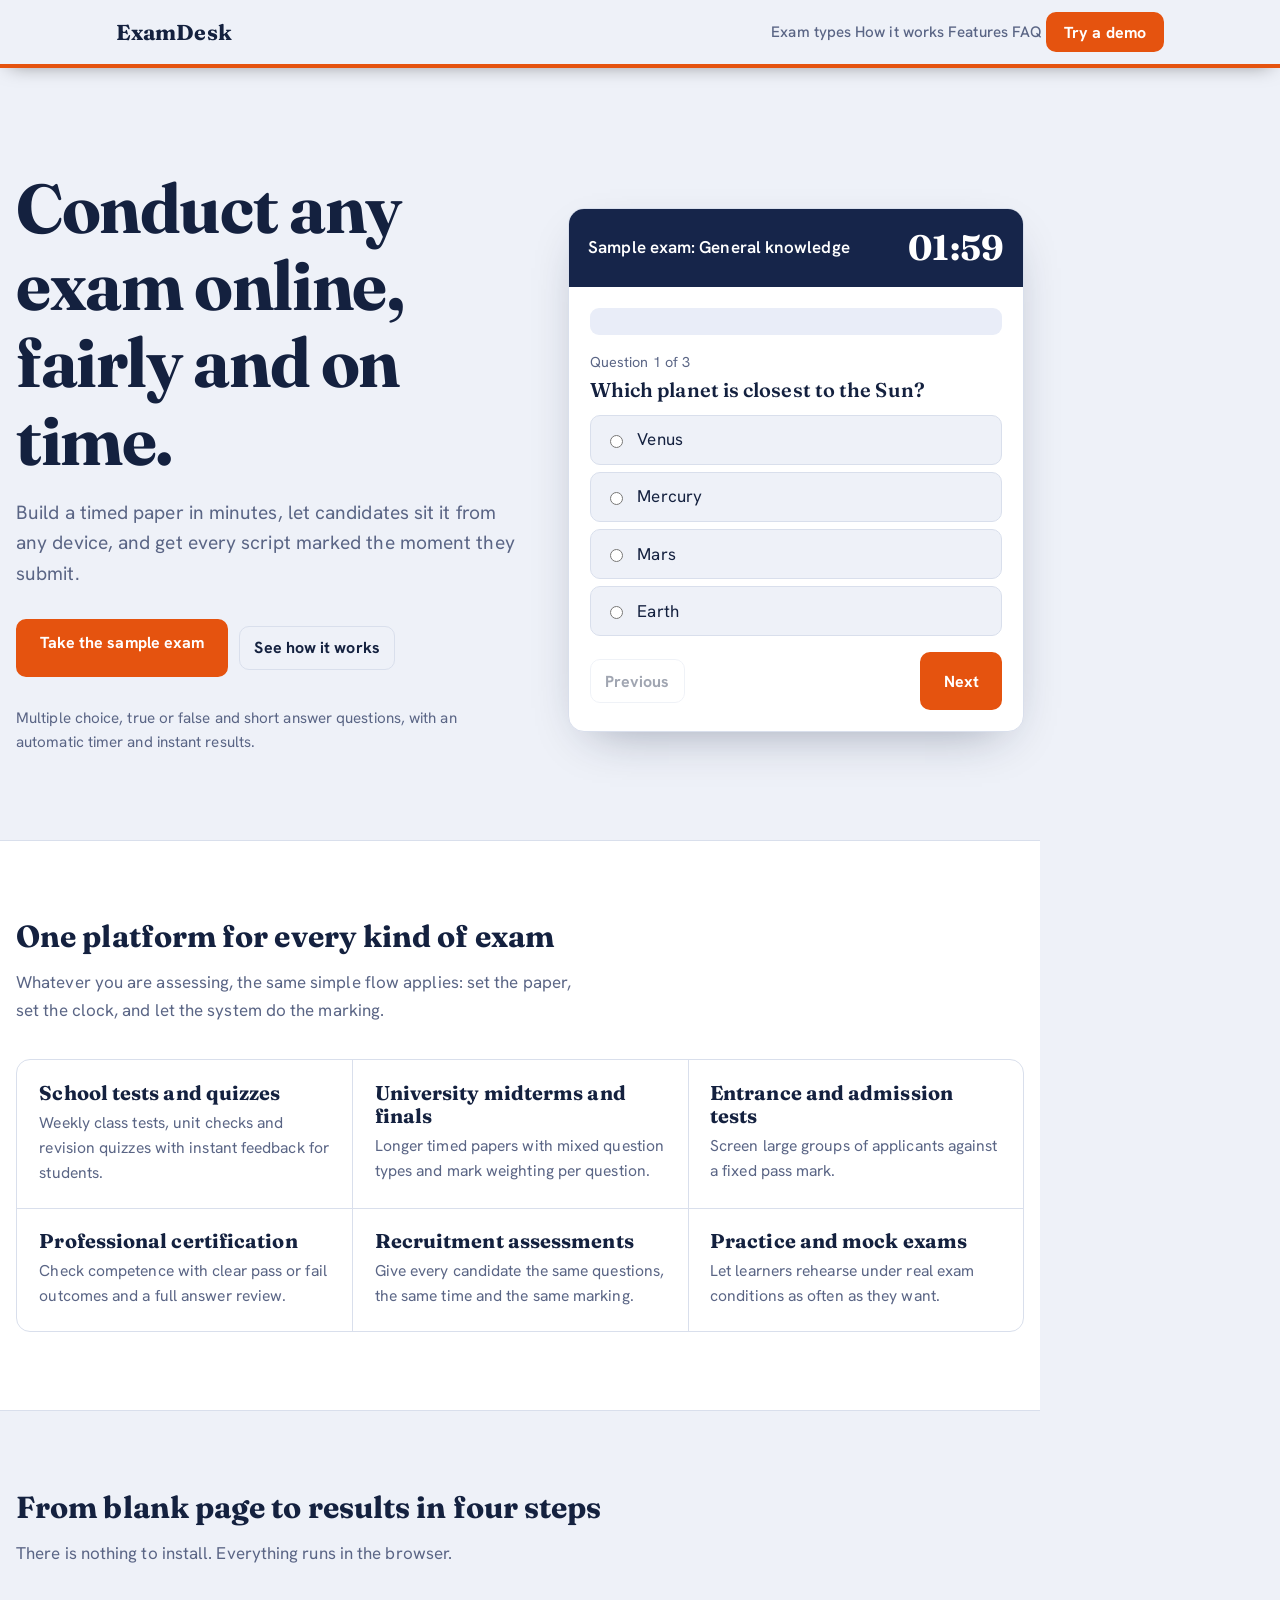
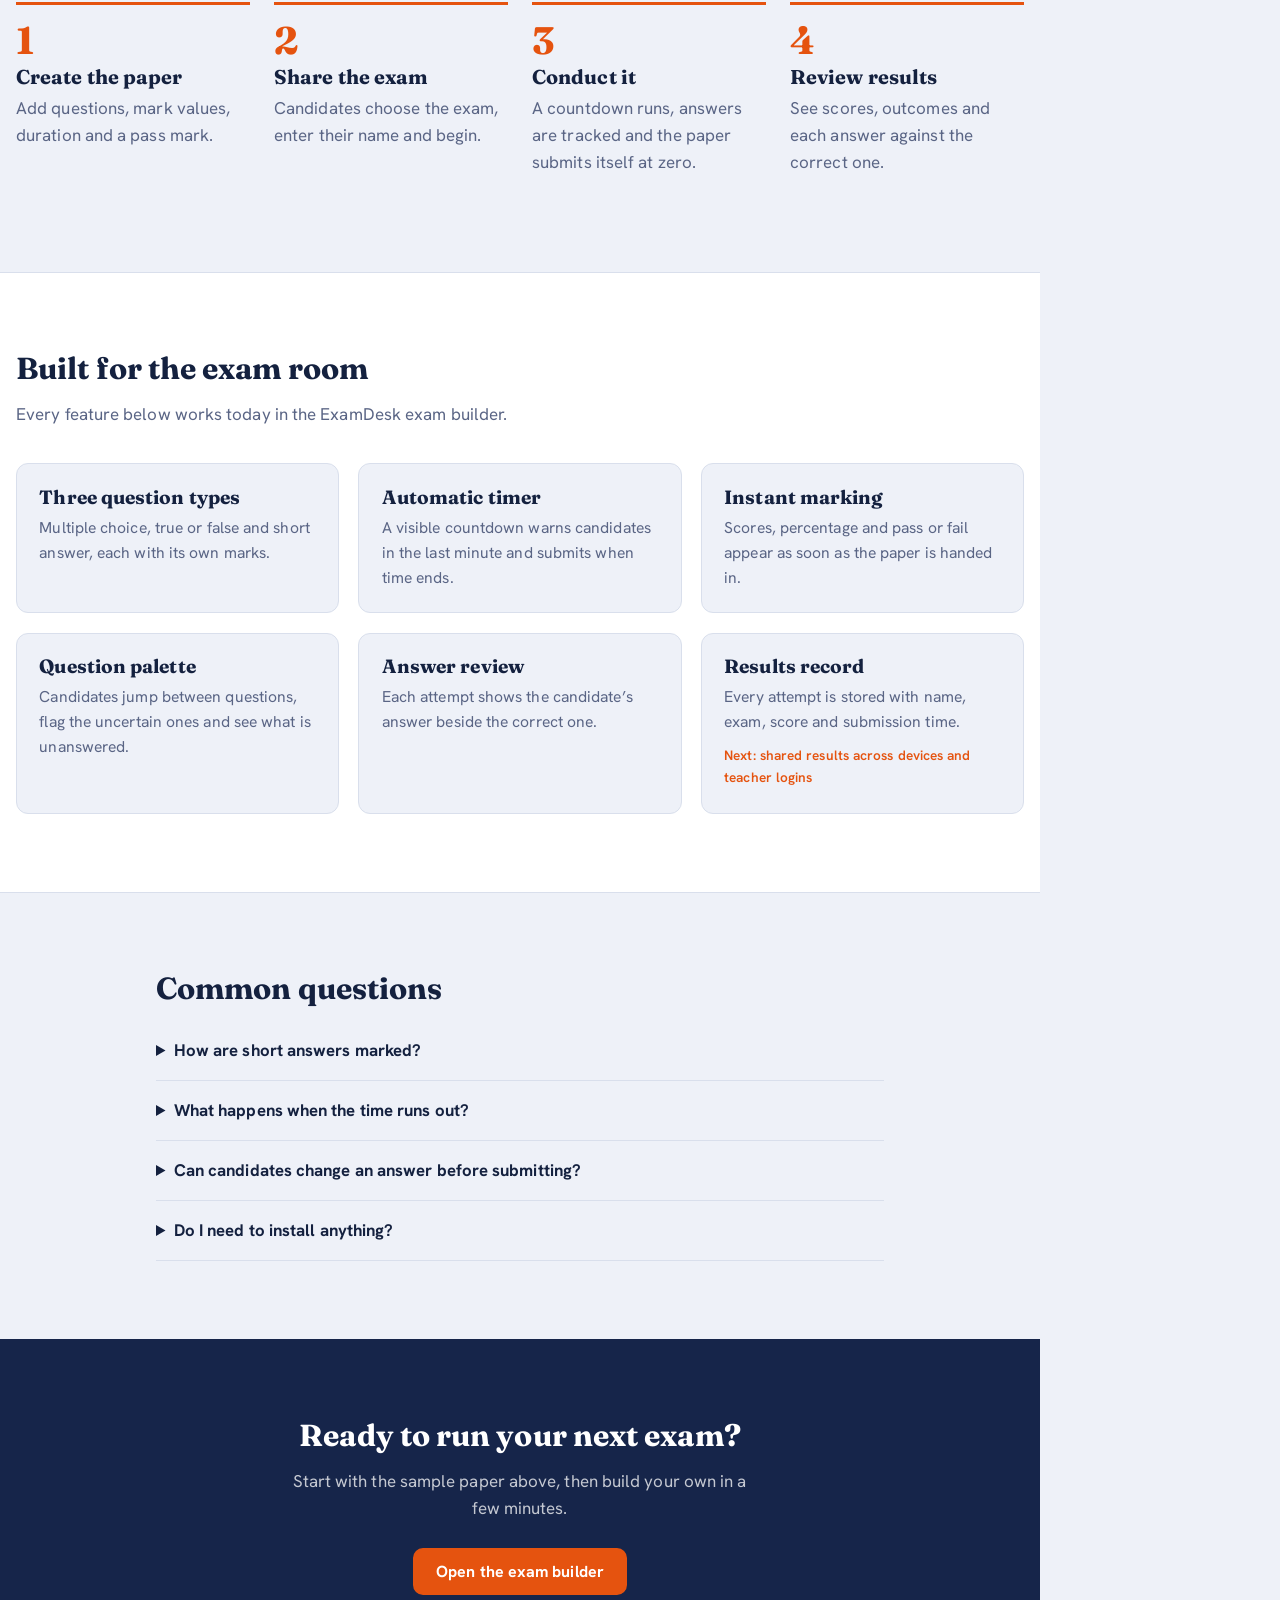
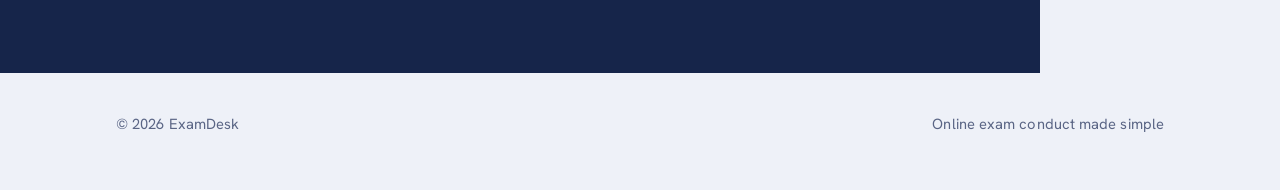
<file: index.html>
<!DOCTYPE html>
<html lang="en">
<head>
<meta charset="utf-8">
<meta name="viewport" content="width=device-width, initial-scale=1, viewport-fit=cover">
<title>ExamDesk – Conduct exams online, from setup to results</title>
<meta name="description" content="ExamDesk lets schools, universities and training teams build timed exams, run them online and mark them automatically.">
<link rel="stylesheet" href="https://fonts.googleapis.com/css2?family=Fraunces:wght@600;700&family=Hanken+Grotesk:wght@400;500;600;700&display=swap">
<style>
:root{--bg:#f6f7fb;--card:#fff;--ink:#14213f;--mute:#586380;--line:#dde1ec;--acc:#e5530f;--acc-ink:#fff;--navy:#16254a;--navy-ink:#fff;--soft:#e9edf8;--ok:#14794f;--ok-bg:#e1f4ea;--bad:#b3261e;--bad-bg:#fbe8e6;
box-sizing:border-box;padding-top:env(safe-area-inset-top,0px);padding-bottom:env(safe-area-inset-bottom,0px);color-scheme:light}
@media(prefers-color-scheme:dark){:root:not([data-theme="light"]){--bg:#0d1326;--card:#151d38;--ink:#e8ecf8;--mute:#a0abc8;--line:#2a3558;--acc:#ff8a4c;--acc-ink:#1a0c02;--navy:#0a0f1f;--navy-ink:#e8ecf8;--soft:#1b2646;--ok:#52d39b;--ok-bg:#12332a;--bad:#ff8e86;--bad-bg:#3a1d1c;color-scheme:dark}}
:root[data-theme="dark"]{--bg:#0d1326;--card:#151d38;--ink:#e8ecf8;--mute:#a0abc8;--line:#2a3558;--acc:#ff8a4c;--acc-ink:#1a0c02;--navy:#0a0f1f;--navy-ink:#e8ecf8;--soft:#1b2646;--ok:#52d39b;--ok-bg:#12332a;--bad:#ff8e86;--bad-bg:#3a1d1c;color-scheme:dark}
html{scroll-behavior:smooth;scroll-padding-top:calc(env(safe-area-inset-top,0px) + 70px)}
*{box-sizing:border-box}
@media(prefers-reduced-motion:reduce){html{scroll-behavior:auto}}
body{margin:0;background:var(--bg);color:var(--ink);font:17px/1.6 "Hanken Grotesk",system-ui,sans-serif}
body::before{content:"";position:fixed;inset:0 0 auto;height:env(safe-area-inset-top,0px);z-index:30;background:var(--bg)}
h1,h2,h3{font-family:Fraunces,Georgia,serif;line-height:1.12;margin:0}
.wrap{max-width:1080px;margin:0 auto;padding:0 1.25rem}
:focus-visible{outline:3px solid var(--acc);outline-offset:3px;border-radius:4px}
header{position:sticky;top:env(safe-area-inset-top,0px);z-index:20;background:color-mix(in srgb,var(--bg) 92%,transparent);backdrop-filter:blur(8px);border-bottom:1px solid var(--line)}
header .wrap{display:flex;align-items:center;justify-content:space-between;gap:1rem;height:64px}
.logo{font:700 1.35rem Fraunces,Georgia,serif;color:var(--ink);text-decoration:none}
nav{display:flex;gap:1.2rem;align-items:center}nav a{color:var(--mute);text-decoration:none;font-weight:500;font-size:.95rem}nav a:hover{color:var(--ink)}
@media(max-width:700px){nav a.l{display:none}}
.btn{display:inline-block;border:2px solid var(--acc);background:var(--acc);color:var(--acc-ink);padding:.7rem 1.35rem;border-radius:10px;font:700 1rem "Hanken Grotesk",sans-serif;text-decoration:none;cursor:pointer}
.btn.o{background:none;color:var(--ink);border-color:var(--line)}
.btn:disabled{opacity:.4;cursor:not-allowed}
nav .btn{padding:.45rem 1rem;color:var(--acc-ink)}
.hero{padding:4rem 0}
.hero .wrap{display:grid;grid-template-columns:1.05fr .95fr;gap:3rem;align-items:center}
@media(max-width:860px){.hero .wrap{grid-template-columns:1fr;gap:2rem}.hero{padding:2.5rem 0}}
h1{font-size:clamp(2.5rem,6vw,4.3rem);letter-spacing:-.02em}
.lead{font-size:1.2rem;color:var(--mute);max-width:46ch;margin:1.2rem 0 1.8rem}
.row{display:flex;gap:.7rem;flex-wrap:wrap}
.trust{margin-top:1.8rem;color:var(--mute);font-size:.95rem}
/* demo card */
.demo{background:var(--card);border:1px solid var(--line);border-radius:16px;box-shadow:0 18px 50px -24px rgba(20,33,63,.45);overflow:hidden}
.dh{display:flex;justify-content:space-between;align-items:center;padding:.9rem 1.2rem;background:var(--navy);color:var(--navy-ink)}
.dh b{font-weight:600}.tm{font:700 1.2rem Fraunces,Georgia,serif;font-variant-numeric:tabular-nums}
.tm.low{color:#ff8e86}
.db{padding:1.3rem}
.bar{height:6px;border-radius:9px;background:var(--soft);margin-bottom:1rem;overflow:hidden}.bar i{display:block;height:100%;background:var(--acc);transition:width .3s}
.q{font:600 1.25rem Fraunces,Georgia,serif;margin:.2rem 0 .8rem}
.o{display:flex;gap:.7rem;align-items:center;border:1.5px solid var(--line);border-radius:10px;padding:.65rem .9rem;margin:.45rem 0;cursor:pointer;background:var(--bg)}
.o input{accent-color:var(--acc)}.o.sel{border-color:var(--acc)}
.o.ok{border-color:var(--ok);background:var(--ok-bg)}.o.bad{border-color:var(--bad);background:var(--bad-bg)}
.df{display:flex;justify-content:space-between;gap:.5rem;margin-top:1rem}
.res{text-align:center;padding:.5rem 0}.res .big{font:700 3.2rem Fraunces,Georgia,serif}
.ok-t{color:var(--ok);font-weight:700}.bad-t{color:var(--bad);font-weight:700}
/* sections */
section{padding:4.5rem 0}
section.alt{background:var(--card);border-block:1px solid var(--line)}
h2{font-size:clamp(1.9rem,4vw,2.7rem);margin-bottom:.8rem}
.sub{color:var(--mute);max-width:56ch;margin:0 0 2.2rem}
.types{display:grid;grid-template-columns:repeat(auto-fit,minmax(300px,1fr));gap:0;border:1px solid var(--line);border-radius:14px;overflow:hidden;background:var(--card)}
.t{padding:1.4rem;border:0 solid var(--line);border-width:0 1px 1px 0;margin:0 -1px -1px 0}
.t h3{font-size:1.25rem;margin-bottom:.35rem}.t p{margin:0;color:var(--mute);font-size:.98rem}
.steps{display:grid;grid-template-columns:repeat(auto-fit,minmax(220px,1fr));gap:1.5rem;counter-reset:s;padding:0;list-style:none}
.steps li{counter-increment:s;border-top:3px solid var(--acc);padding-top:1rem}
.steps li::before{content:counter(s);display:block;font:700 2.4rem Fraunces,Georgia,serif;color:var(--acc);line-height:1}
.steps h3{font-size:1.25rem;margin:.4rem 0}.steps p{margin:0;color:var(--mute)}
.feat{display:grid;grid-template-columns:repeat(auto-fit,minmax(260px,1fr));gap:1.2rem}
.f{border:1px solid var(--line);border-radius:12px;padding:1.4rem;background:var(--bg)}
.f h3{font-size:1.2rem;margin-bottom:.4rem}.f p{margin:0;color:var(--mute);font-size:.98rem}
.soon{display:inline-block;margin-top:.7rem;font-size:.85rem;font-weight:600;color:var(--acc)}
details{border-bottom:1px solid var(--line);padding:1rem 0}details summary{font-weight:700;cursor:pointer;font-size:1.05rem}details p{color:var(--mute);margin:.6rem 0 0}
.cta{background:var(--navy);color:var(--navy-ink);text-align:center;padding:4.5rem 0}
.cta p{color:color-mix(in srgb,var(--navy-ink) 75%,transparent);max-width:48ch;margin:0 auto 1.6rem}
footer{padding:2rem 0 3rem;color:var(--mute);font-size:.92rem}
footer .wrap{display:flex;justify-content:space-between;gap:1rem;flex-wrap:wrap}
</style>
 <link rel="stylesheet" href="theme.css">
</head>
<body>
<header><div class="wrap"><a class="logo" href="#top">ExamDesk</a>
<nav aria-label="Main"><a class="l" href="#exams">Exam types</a><a class="l" href="#how">How it works</a><a class="l" href="#features">Features</a><a class="l" href="#faq">FAQ</a><a class="btn" href="#demo">Try a demo</a></nav></div></header>

<main id="top">
<div class="hero"><div class="wrap">
 <div>
  <h1>Conduct any exam online, fairly and on time.</h1>
  <p class="lead">Build a timed paper in minutes, let candidates sit it from any device, and get every script marked the moment they submit.</p>
  <div class="row"><a class="btn" href="#demo">Take the sample exam</a><a class="btn o" href="#how">See how it works</a></div>
  <p class="trust">Multiple choice, true or false and short answer questions, with an automatic timer and instant results.</p>
 </div>
 <div class="demo" id="demo" aria-live="polite">
  <div class="dh"><b>Sample exam: General knowledge</b><span class="tm" id="tm">02:00</span></div>
  <div class="db" id="db"></div>
 </div>
</div></div>

<section class="alt" id="exams"><div class="wrap">
 <h2>One platform for every kind of exam</h2>
 <p class="sub">Whatever you are assessing, the same simple flow applies: set the paper, set the clock, and let the system do the marking.</p>
 <div class="types">
  <div class="t"><h3>School tests and quizzes</h3><p>Weekly class tests, unit checks and revision quizzes with instant feedback for students.</p></div>
  <div class="t"><h3>University midterms and finals</h3><p>Longer timed papers with mixed question types and mark weighting per question.</p></div>
  <div class="t"><h3>Entrance and admission tests</h3><p>Screen large groups of applicants against a fixed pass mark.</p></div>
  <div class="t"><h3>Professional certification</h3><p>Check competence with clear pass or fail outcomes and a full answer review.</p></div>
  <div class="t"><h3>Recruitment assessments</h3><p>Give every candidate the same questions, the same time and the same marking.</p></div>
  <div class="t"><h3>Practice and mock exams</h3><p>Let learners rehearse under real exam conditions as often as they want.</p></div>
 </div>
</div></section>

<section id="how"><div class="wrap">
 <h2>From blank page to results in four steps</h2>
 <p class="sub">There is nothing to install. Everything runs in the browser.</p>
 <ol class="steps">
  <li><h3>Create the paper</h3><p>Add questions, mark values, duration and a pass mark.</p></li>
  <li><h3>Share the exam</h3><p>Candidates choose the exam, enter their name and begin.</p></li>
  <li><h3>Conduct it</h3><p>A countdown runs, answers are tracked and the paper submits itself at zero.</p></li>
  <li><h3>Review results</h3><p>See scores, outcomes and each answer against the correct one.</p></li>
 </ol>
</div></section>

<section class="alt" id="features"><div class="wrap">
 <h2>Built for the exam room</h2>
 <p class="sub">Every feature below works today in the ExamDesk exam builder.</p>
 <div class="feat">
  <div class="f"><h3>Three question types</h3><p>Multiple choice, true or false and short answer, each with its own marks.</p></div>
  <div class="f"><h3>Automatic timer</h3><p>A visible countdown warns candidates in the last minute and submits when time ends.</p></div>
  <div class="f"><h3>Instant marking</h3><p>Scores, percentage and pass or fail appear as soon as the paper is handed in.</p></div>
  <div class="f"><h3>Question palette</h3><p>Candidates jump between questions, flag the uncertain ones and see what is unanswered.</p></div>
  <div class="f"><h3>Answer review</h3><p>Each attempt shows the candidate’s answer beside the correct one.</p></div>
  <div class="f"><h3>Results record</h3><p>Every attempt is stored with name, exam, score and submission time.</p><span class="soon">Next: shared results across devices and teacher logins</span></div>
 </div>
</div></section>

<section id="faq"><div class="wrap" style="max-width:760px">
 <h2>Common questions</h2>
 <details><summary>How are short answers marked?</summary><p>You list one or more accepted answers. Matching ignores capital letters and extra spaces, so “islamabad” and “Islamabad” both count.</p></details>
 <details><summary>What happens when the time runs out?</summary><p>The exam submits automatically and the candidate sees their result straight away.</p></details>
 <details><summary>Can candidates change an answer before submitting?</summary><p>Yes. They can move back and forth between questions until they submit or the timer ends.</p></details>
 <details><summary>Do I need to install anything?</summary><p>No. ExamDesk runs in any modern browser on a phone, tablet or computer.</p></details>
</div></section>

<div class="cta"><div class="wrap">
 <h2>Ready to run your next exam?</h2>
 <p>Start with the sample paper above, then build your own in a few minutes.</p>
 <a class="btn" href="builder.html">Open the exam builder</a>
</div></div>
</main>
<footer><div class="wrap"><span>© <span id="yr"></span> ExamDesk</span><span>Online exam conduct made simple</span></div></footer>

<script>
const Q=[
{q:'Which planet is closest to the Sun?',o:['Venus','Mercury','Mars','Earth'],a:1},
{q:'Water boils at 100 °C at sea level.',o:['True','False'],a:0},
{q:'What is 7 × 8?',o:['54','56','63','64'],a:1}];
let i=0,ans=Q.map(()=>null),left=120,t=null,done=false;
const db=document.getElementById('db'),tm=document.getElementById('tm');
function fmt(){tm.textContent=String(Math.floor(left/60)).padStart(2,'0')+':'+String(left%60).padStart(2,'0');tm.className='tm'+(left<30?' low':'')}
function start(){clearInterval(t);i=0;ans=Q.map(()=>null);left=120;done=false;fmt();t=setInterval(()=>{left--;fmt();if(left<=0)finish()},1000);draw()}
function draw(){const q=Q[i];
 db.innerHTML=`<div class="bar"><i style="width:${(i+1)/Q.length*100}%"></i></div><p style="margin:0;color:var(--mute);font-size:.9rem">Question ${i+1} of ${Q.length}</p><p class="q">${q.q}</p>`+
 q.o.map((o,j)=>`<label class="o ${ans[i]===j?'sel':''}"><input type="radio" name="o" ${ans[i]===j?'checked':''} onchange="ans[i]=${j};draw()">${o}</label>`).join('')+
 `<div class="df"><button class="btn o" onclick="i--;draw()" ${i===0?'disabled':''}>Previous</button>${i<Q.length-1?'<button class="btn" onclick="i++;draw()">Next</button>':'<button class="btn" onclick="finish()">Submit</button>'}</div>`}
function finish(){clearInterval(t);done=true;const s=Q.filter((q,k)=>ans[k]===q.a).length,p=Math.round(s/Q.length*100);
 db.innerHTML=`<div class="res"><div class="big">${s}/${Q.length}</div><p>${p}% · <span class="${p>=50?'ok-t':'bad-t'}">${p>=50?'Passed':'Not passed'}</span></p></div>`+
 Q.map((q,k)=>`<p style="margin:.7rem 0 .2rem;font-weight:600">${k+1}. ${q.q}</p><div class="o ${ans[k]===q.a?'ok':'bad'}" style="cursor:default">Your answer: ${ans[k]===null?'(blank)':q.o[ans[k]]}${ans[k]===q.a?'':' · Correct: '+q.o[q.a]}</div>`).join('')+
 `<div class="df"><button class="btn o" onclick="start()" style="width:100%">Retake the sample</button></div>`}
start();
document.getElementById('yr').textContent=new Date().getFullYear();
</script>
</body>
</html>
</file>
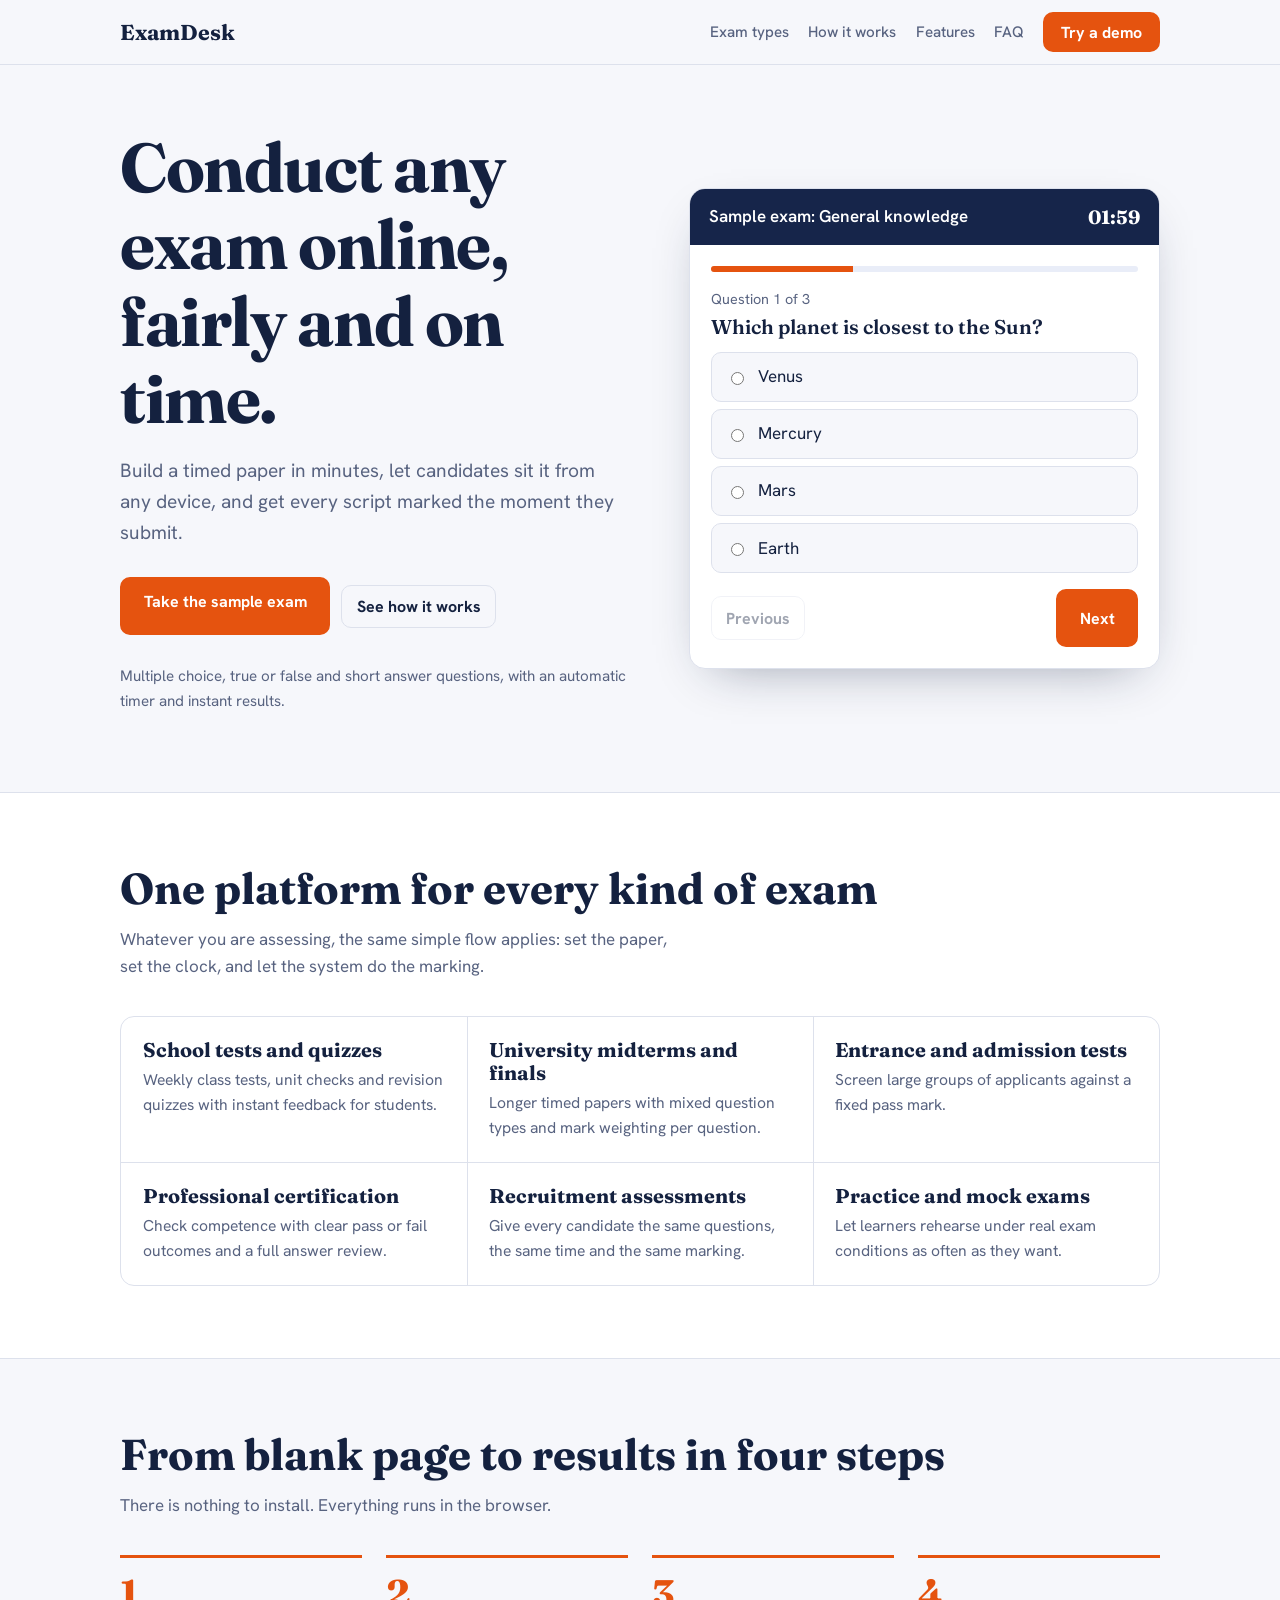
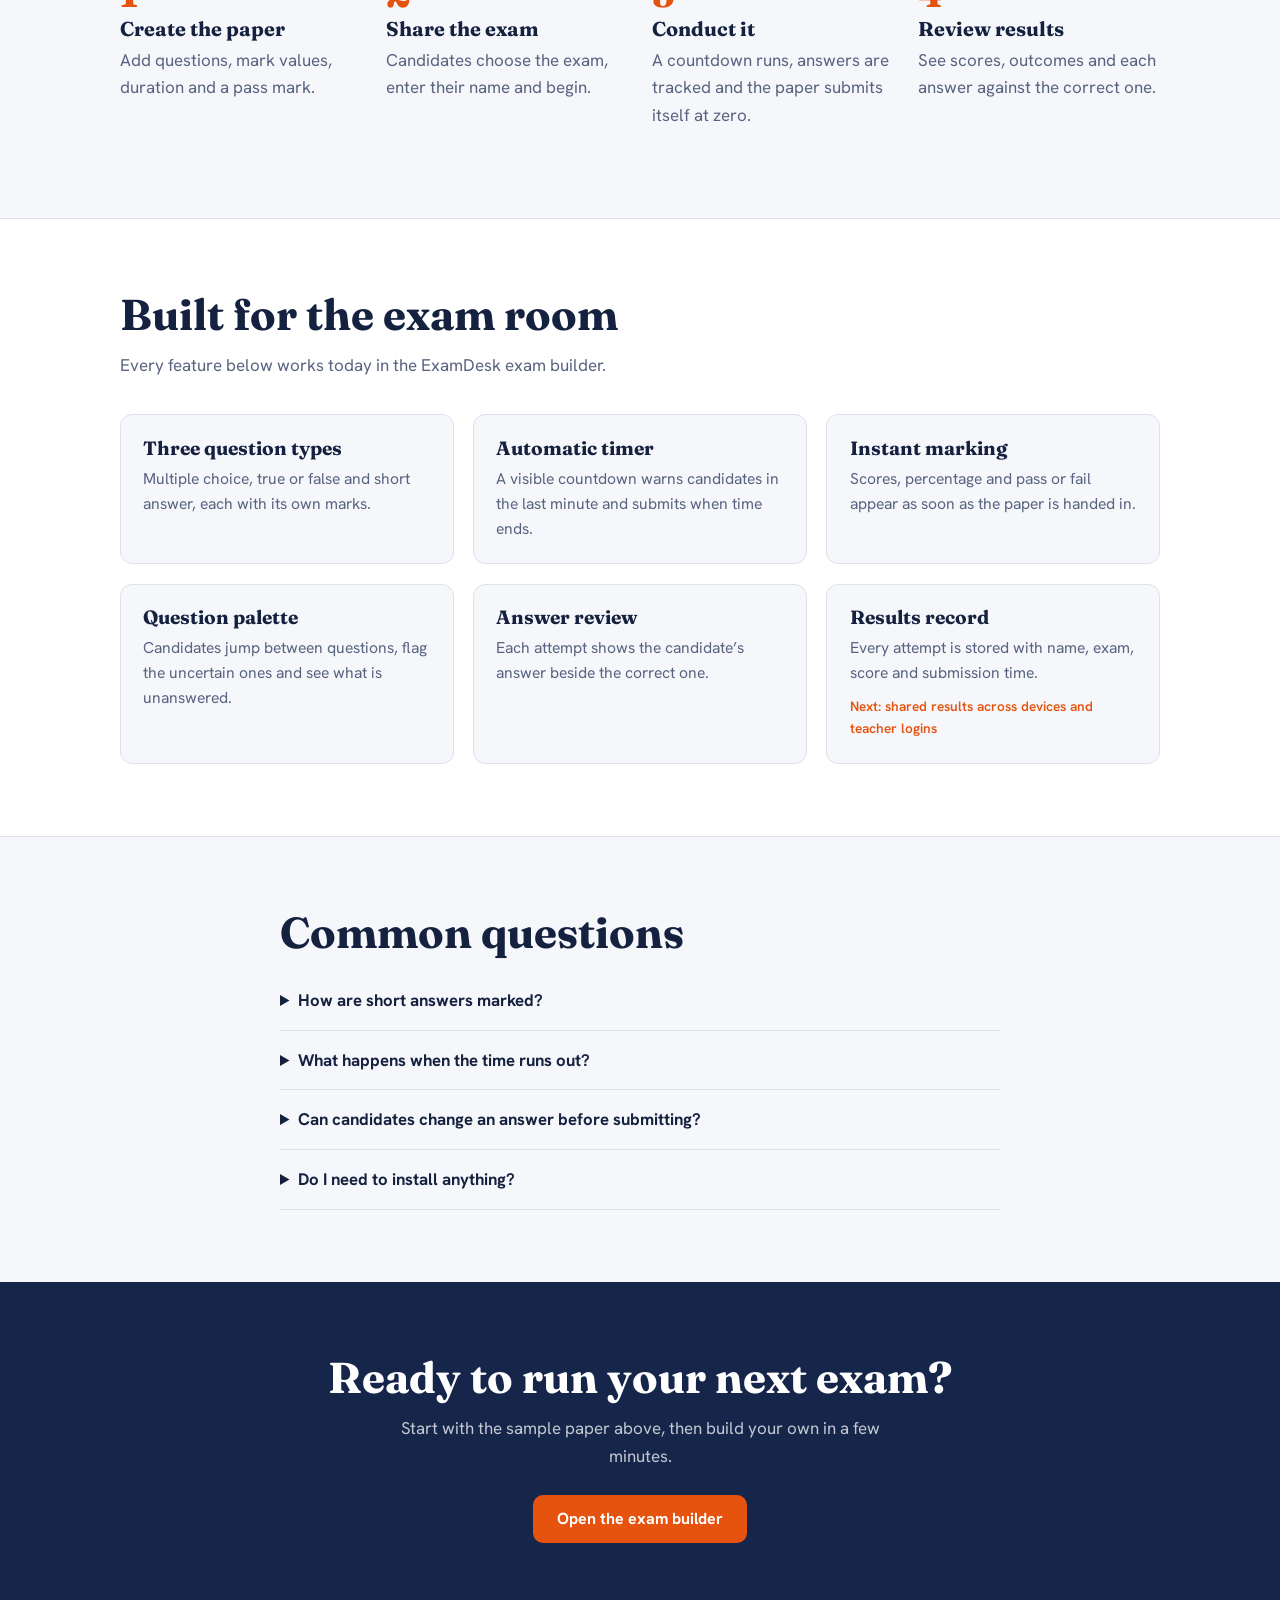
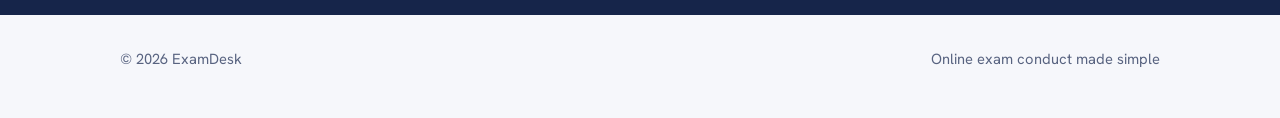
<file: index.html.html>
<!DOCTYPE html>
<html lang="en">
<head>
<meta charset="utf-8">
<meta name="viewport" content="width=device-width, initial-scale=1, viewport-fit=cover">
<title>ExamDesk – Conduct exams online, from setup to results</title>
<meta name="description" content="ExamDesk lets schools, universities and training teams build timed exams, run them online and mark them automatically.">
<link rel="stylesheet" href="https://fonts.googleapis.com/css2?family=Fraunces:wght@600;700&family=Hanken+Grotesk:wght@400;500;600;700&display=swap">
<style>
:root{--bg:#f6f7fb;--card:#fff;--ink:#14213f;--mute:#586380;--line:#dde1ec;--acc:#e5530f;--acc-ink:#fff;--navy:#16254a;--navy-ink:#fff;--soft:#e9edf8;--ok:#14794f;--ok-bg:#e1f4ea;--bad:#b3261e;--bad-bg:#fbe8e6;
box-sizing:border-box;padding-top:env(safe-area-inset-top,0px);padding-bottom:env(safe-area-inset-bottom,0px);color-scheme:light}
@media(prefers-color-scheme:dark){:root:not([data-theme="light"]){--bg:#0d1326;--card:#151d38;--ink:#e8ecf8;--mute:#a0abc8;--line:#2a3558;--acc:#ff8a4c;--acc-ink:#1a0c02;--navy:#0a0f1f;--navy-ink:#e8ecf8;--soft:#1b2646;--ok:#52d39b;--ok-bg:#12332a;--bad:#ff8e86;--bad-bg:#3a1d1c;color-scheme:dark}}
:root[data-theme="dark"]{--bg:#0d1326;--card:#151d38;--ink:#e8ecf8;--mute:#a0abc8;--line:#2a3558;--acc:#ff8a4c;--acc-ink:#1a0c02;--navy:#0a0f1f;--navy-ink:#e8ecf8;--soft:#1b2646;--ok:#52d39b;--ok-bg:#12332a;--bad:#ff8e86;--bad-bg:#3a1d1c;color-scheme:dark}
html{scroll-behavior:smooth;scroll-padding-top:calc(env(safe-area-inset-top,0px) + 70px)}
*{box-sizing:border-box}
@media(prefers-reduced-motion:reduce){html{scroll-behavior:auto}}
body{margin:0;background:var(--bg);color:var(--ink);font:17px/1.6 "Hanken Grotesk",system-ui,sans-serif}
body::before{content:"";position:fixed;inset:0 0 auto;height:env(safe-area-inset-top,0px);z-index:30;background:var(--bg)}
h1,h2,h3{font-family:Fraunces,Georgia,serif;line-height:1.12;margin:0}
.wrap{max-width:1080px;margin:0 auto;padding:0 1.25rem}
:focus-visible{outline:3px solid var(--acc);outline-offset:3px;border-radius:4px}
header{position:sticky;top:env(safe-area-inset-top,0px);z-index:20;background:color-mix(in srgb,var(--bg) 92%,transparent);backdrop-filter:blur(8px);border-bottom:1px solid var(--line)}
header .wrap{display:flex;align-items:center;justify-content:space-between;gap:1rem;height:64px}
.logo{font:700 1.35rem Fraunces,Georgia,serif;color:var(--ink);text-decoration:none}
nav{display:flex;gap:1.2rem;align-items:center}nav a{color:var(--mute);text-decoration:none;font-weight:500;font-size:.95rem}nav a:hover{color:var(--ink)}
@media(max-width:700px){nav a.l{display:none}}
.btn{display:inline-block;border:2px solid var(--acc);background:var(--acc);color:var(--acc-ink);padding:.7rem 1.35rem;border-radius:10px;font:700 1rem "Hanken Grotesk",sans-serif;text-decoration:none;cursor:pointer}
.btn.o{background:none;color:var(--ink);border-color:var(--line)}
.btn:disabled{opacity:.4;cursor:not-allowed}
nav .btn{padding:.45rem 1rem;color:var(--acc-ink)}
.hero{padding:4rem 0}
.hero .wrap{display:grid;grid-template-columns:1.05fr .95fr;gap:3rem;align-items:center}
@media(max-width:860px){.hero .wrap{grid-template-columns:1fr;gap:2rem}.hero{padding:2.5rem 0}}
h1{font-size:clamp(2.5rem,6vw,4.3rem);letter-spacing:-.02em}
.lead{font-size:1.2rem;color:var(--mute);max-width:46ch;margin:1.2rem 0 1.8rem}
.row{display:flex;gap:.7rem;flex-wrap:wrap}
.trust{margin-top:1.8rem;color:var(--mute);font-size:.95rem}
/* demo card */
.demo{background:var(--card);border:1px solid var(--line);border-radius:16px;box-shadow:0 18px 50px -24px rgba(20,33,63,.45);overflow:hidden}
.dh{display:flex;justify-content:space-between;align-items:center;padding:.9rem 1.2rem;background:var(--navy);color:var(--navy-ink)}
.dh b{font-weight:600}.tm{font:700 1.2rem Fraunces,Georgia,serif;font-variant-numeric:tabular-nums}
.tm.low{color:#ff8e86}
.db{padding:1.3rem}
.bar{height:6px;border-radius:9px;background:var(--soft);margin-bottom:1rem;overflow:hidden}.bar i{display:block;height:100%;background:var(--acc);transition:width .3s}
.q{font:600 1.25rem Fraunces,Georgia,serif;margin:.2rem 0 .8rem}
.o{display:flex;gap:.7rem;align-items:center;border:1.5px solid var(--line);border-radius:10px;padding:.65rem .9rem;margin:.45rem 0;cursor:pointer;background:var(--bg)}
.o input{accent-color:var(--acc)}.o.sel{border-color:var(--acc)}
.o.ok{border-color:var(--ok);background:var(--ok-bg)}.o.bad{border-color:var(--bad);background:var(--bad-bg)}
.df{display:flex;justify-content:space-between;gap:.5rem;margin-top:1rem}
.res{text-align:center;padding:.5rem 0}.res .big{font:700 3.2rem Fraunces,Georgia,serif}
.ok-t{color:var(--ok);font-weight:700}.bad-t{color:var(--bad);font-weight:700}
/* sections */
section{padding:4.5rem 0}
section.alt{background:var(--card);border-block:1px solid var(--line)}
h2{font-size:clamp(1.9rem,4vw,2.7rem);margin-bottom:.8rem}
.sub{color:var(--mute);max-width:56ch;margin:0 0 2.2rem}
.types{display:grid;grid-template-columns:repeat(auto-fit,minmax(300px,1fr));gap:0;border:1px solid var(--line);border-radius:14px;overflow:hidden;background:var(--card)}
.t{padding:1.4rem;border:0 solid var(--line);border-width:0 1px 1px 0;margin:0 -1px -1px 0}
.t h3{font-size:1.25rem;margin-bottom:.35rem}.t p{margin:0;color:var(--mute);font-size:.98rem}
.steps{display:grid;grid-template-columns:repeat(auto-fit,minmax(220px,1fr));gap:1.5rem;counter-reset:s;padding:0;list-style:none}
.steps li{counter-increment:s;border-top:3px solid var(--acc);padding-top:1rem}
.steps li::before{content:counter(s);display:block;font:700 2.4rem Fraunces,Georgia,serif;color:var(--acc);line-height:1}
.steps h3{font-size:1.25rem;margin:.4rem 0}.steps p{margin:0;color:var(--mute)}
.feat{display:grid;grid-template-columns:repeat(auto-fit,minmax(260px,1fr));gap:1.2rem}
.f{border:1px solid var(--line);border-radius:12px;padding:1.4rem;background:var(--bg)}
.f h3{font-size:1.2rem;margin-bottom:.4rem}.f p{margin:0;color:var(--mute);font-size:.98rem}
.soon{display:inline-block;margin-top:.7rem;font-size:.85rem;font-weight:600;color:var(--acc)}
details{border-bottom:1px solid var(--line);padding:1rem 0}details summary{font-weight:700;cursor:pointer;font-size:1.05rem}details p{color:var(--mute);margin:.6rem 0 0}
.cta{background:var(--navy);color:var(--navy-ink);text-align:center;padding:4.5rem 0}
.cta p{color:color-mix(in srgb,var(--navy-ink) 75%,transparent);max-width:48ch;margin:0 auto 1.6rem}
footer{padding:2rem 0 3rem;color:var(--mute);font-size:.92rem}
footer .wrap{display:flex;justify-content:space-between;gap:1rem;flex-wrap:wrap}
</style>
</head>
<body>
<header><div class="wrap"><a class="logo" href="#top">ExamDesk</a>
<nav aria-label="Main"><a class="l" href="#exams">Exam types</a><a class="l" href="#how">How it works</a><a class="l" href="#features">Features</a><a class="l" href="#faq">FAQ</a><a class="btn" href="#demo">Try a demo</a></nav></div></header>

<main id="top">
<div class="hero"><div class="wrap">
 <div>
  <h1>Conduct any exam online, fairly and on time.</h1>
  <p class="lead">Build a timed paper in minutes, let candidates sit it from any device, and get every script marked the moment they submit.</p>
  <div class="row"><a class="btn" href="#demo">Take the sample exam</a><a class="btn o" href="#how">See how it works</a></div>
  <p class="trust">Multiple choice, true or false and short answer questions, with an automatic timer and instant results.</p>
 </div>
 <div class="demo" id="demo" aria-live="polite">
  <div class="dh"><b>Sample exam: General knowledge</b><span class="tm" id="tm">02:00</span></div>
  <div class="db" id="db"></div>
 </div>
</div></div>

<section class="alt" id="exams"><div class="wrap">
 <h2>One platform for every kind of exam</h2>
 <p class="sub">Whatever you are assessing, the same simple flow applies: set the paper, set the clock, and let the system do the marking.</p>
 <div class="types">
  <div class="t"><h3>School tests and quizzes</h3><p>Weekly class tests, unit checks and revision quizzes with instant feedback for students.</p></div>
  <div class="t"><h3>University midterms and finals</h3><p>Longer timed papers with mixed question types and mark weighting per question.</p></div>
  <div class="t"><h3>Entrance and admission tests</h3><p>Screen large groups of applicants against a fixed pass mark.</p></div>
  <div class="t"><h3>Professional certification</h3><p>Check competence with clear pass or fail outcomes and a full answer review.</p></div>
  <div class="t"><h3>Recruitment assessments</h3><p>Give every candidate the same questions, the same time and the same marking.</p></div>
  <div class="t"><h3>Practice and mock exams</h3><p>Let learners rehearse under real exam conditions as often as they want.</p></div>
 </div>
</div></section>

<section id="how"><div class="wrap">
 <h2>From blank page to results in four steps</h2>
 <p class="sub">There is nothing to install. Everything runs in the browser.</p>
 <ol class="steps">
  <li><h3>Create the paper</h3><p>Add questions, mark values, duration and a pass mark.</p></li>
  <li><h3>Share the exam</h3><p>Candidates choose the exam, enter their name and begin.</p></li>
  <li><h3>Conduct it</h3><p>A countdown runs, answers are tracked and the paper submits itself at zero.</p></li>
  <li><h3>Review results</h3><p>See scores, outcomes and each answer against the correct one.</p></li>
 </ol>
</div></section>

<section class="alt" id="features"><div class="wrap">
 <h2>Built for the exam room</h2>
 <p class="sub">Every feature below works today in the ExamDesk exam builder.</p>
 <div class="feat">
  <div class="f"><h3>Three question types</h3><p>Multiple choice, true or false and short answer, each with its own marks.</p></div>
  <div class="f"><h3>Automatic timer</h3><p>A visible countdown warns candidates in the last minute and submits when time ends.</p></div>
  <div class="f"><h3>Instant marking</h3><p>Scores, percentage and pass or fail appear as soon as the paper is handed in.</p></div>
  <div class="f"><h3>Question palette</h3><p>Candidates jump between questions, flag the uncertain ones and see what is unanswered.</p></div>
  <div class="f"><h3>Answer review</h3><p>Each attempt shows the candidate’s answer beside the correct one.</p></div>
  <div class="f"><h3>Results record</h3><p>Every attempt is stored with name, exam, score and submission time.</p><span class="soon">Next: shared results across devices and teacher logins</span></div>
 </div>
</div></section>

<section id="faq"><div class="wrap" style="max-width:760px">
 <h2>Common questions</h2>
 <details><summary>How are short answers marked?</summary><p>You list one or more accepted answers. Matching ignores capital letters and extra spaces, so “islamabad” and “Islamabad” both count.</p></details>
 <details><summary>What happens when the time runs out?</summary><p>The exam submits automatically and the candidate sees their result straight away.</p></details>
 <details><summary>Can candidates change an answer before submitting?</summary><p>Yes. They can move back and forth between questions until they submit or the timer ends.</p></details>
 <details><summary>Do I need to install anything?</summary><p>No. ExamDesk runs in any modern browser on a phone, tablet or computer.</p></details>
</div></section>

<div class="cta"><div class="wrap">
 <h2>Ready to run your next exam?</h2>
 <p>Start with the sample paper above, then build your own in a few minutes.</p>
 <a class="btn" href="https://claude.ai/artifact/CgxznJ38FEbYd79STLTt2G" rel="noopener">Open the exam builder</a>
</div></div>
</main>
<footer><div class="wrap"><span>© <span id="yr"></span> ExamDesk</span><span>Online exam conduct made simple</span></div></footer>

<script>
const Q=[
{q:'Which planet is closest to the Sun?',o:['Venus','Mercury','Mars','Earth'],a:1},
{q:'Water boils at 100 °C at sea level.',o:['True','False'],a:0},
{q:'What is 7 × 8?',o:['54','56','63','64'],a:1}];
let i=0,ans=Q.map(()=>null),left=120,t=null,done=false;
const db=document.getElementById('db'),tm=document.getElementById('tm');
function fmt(){tm.textContent=String(Math.floor(left/60)).padStart(2,'0')+':'+String(left%60).padStart(2,'0');tm.className='tm'+(left<30?' low':'')}
function start(){clearInterval(t);i=0;ans=Q.map(()=>null);left=120;done=false;fmt();t=setInterval(()=>{left--;fmt();if(left<=0)finish()},1000);draw()}
function draw(){const q=Q[i];
 db.innerHTML=`<div class="bar"><i style="width:${(i+1)/Q.length*100}%"></i></div><p style="margin:0;color:var(--mute);font-size:.9rem">Question ${i+1} of ${Q.length}</p><p class="q">${q.q}</p>`+
 q.o.map((o,j)=>`<label class="o ${ans[i]===j?'sel':''}"><input type="radio" name="o" ${ans[i]===j?'checked':''} onchange="ans[i]=${j};draw()">${o}</label>`).join('')+
 `<div class="df"><button class="btn o" onclick="i--;draw()" ${i===0?'disabled':''}>Previous</button>${i<Q.length-1?'<button class="btn" onclick="i++;draw()">Next</button>':'<button class="btn" onclick="finish()">Submit</button>'}</div>`}
function finish(){clearInterval(t);done=true;const s=Q.filter((q,k)=>ans[k]===q.a).length,p=Math.round(s/Q.length*100);
 db.innerHTML=`<div class="res"><div class="big">${s}/${Q.length}</div><p>${p}% · <span class="${p>=50?'ok-t':'bad-t'}">${p>=50?'Passed':'Not passed'}</span></p></div>`+
 Q.map((q,k)=>`<p style="margin:.7rem 0 .2rem;font-weight:600">${k+1}. ${q.q}</p><div class="o ${ans[k]===q.a?'ok':'bad'}" style="cursor:default">Your answer: ${ans[k]===null?'(blank)':q.o[ans[k]]}${ans[k]===q.a?'':' · Correct: '+q.o[q.a]}</div>`).join('')+
 `<div class="df"><button class="btn o" onclick="start()" style="width:100%">Retake the sample</button></div>`}
start();
document.getElementById('yr').textContent=new Date().getFullYear();
</script>
</body>
</html>
</file>
<file: theme.css>
/* ExamDesk theme: answer-sheet style. Loads after the built-in styles and overrides them. */
:root{--bg:#eef1f8;--card:#fff;--ink:#14213f;--mute:#5a6585;--line:#d9dfec;--acc:#e5530f;--acc-ink:#fff;--navy:#16254a;
--fill:#16254a;--fill-ink:#fff;--shadow:0 1px 2px rgba(22,37,74,.06),0 8px 24px -12px rgba(22,37,74,.18)}
@media(prefers-color-scheme:dark){:root{--bg:#0b1122;--card:#141c36;--ink:#e8ecf8;--mute:#a0abc8;--line:#2a3558;--acc:#ff8a4c;--acc-ink:#1a0c02;--navy:#0a0f1f;
--fill:#ff8a4c;--fill-ink:#1a0c02;--shadow:0 1px 2px rgba(0,0,0,.4),0 8px 24px -12px rgba(0,0,0,.6)}}

body{background:var(--bg);letter-spacing:.005em}
main{max-width:1040px;padding-top:2rem}
h2{font-size:1.9rem;margin-bottom:1rem}
h3{font-size:1.2rem}

/* header */
header{border-bottom:4px solid var(--acc);box-shadow:0 6px 20px -10px rgba(0,0,0,.5)}
.bar{padding:.85rem 1rem}
.brand{display:inline-flex;align-items:center;gap:.6rem;font-size:1.5rem;letter-spacing:.01em}
.brand::before{content:"";width:26px;height:26px;border-radius:50%;background:radial-gradient(circle,#16254a 0 26%,transparent 28%),var(--acc);box-shadow:0 0 0 3px rgba(255,255,255,.25)}
nav{gap:.25rem}
nav button{padding:.5rem .95rem;border-radius:999px;transition:background .15s,color .15s}
nav button:hover{background:rgba(255,255,255,.12)}
nav button.on{background:var(--acc);color:var(--acc-ink)}

/* cards */
.card{border-radius:14px;padding:1.4rem;box-shadow:var(--shadow);border-color:var(--line)}
.grid{gap:1.2rem}
.grid .card{border-left:5px solid var(--acc);margin:0;display:flex;flex-direction:column;gap:.2rem}
.grid .card h3{margin-bottom:.1rem}
.grid .card .row{margin-top:auto;padding-top:.6rem}
.card[style*="max-width:460px"]{border-top:5px solid var(--acc);border-radius:16px;padding:1.8rem;margin-top:2.5rem!important}

/* buttons */
.b,.d{border-radius:10px;transition:transform .08s,box-shadow .15s,filter .15s}
.b{padding:.65rem 1.2rem;box-shadow:0 4px 12px -6px var(--acc)}
.b:hover:not(:disabled){filter:brightness(1.06);box-shadow:0 8px 16px -8px var(--acc)}
.b:active:not(:disabled){transform:translateY(1px)}
.b.g{box-shadow:none;border:1.5px solid var(--line);background:var(--card)}
.b.g:hover:not(:disabled){border-color:var(--ink);filter:none;box-shadow:none}
.d{background:var(--card);border:1.5px solid var(--line)}
.d:hover:not(:disabled){border-color:var(--bad);background:var(--bad-bg)}

/* forms */
input,select,textarea{background:var(--card);border:1.5px solid var(--line);border-radius:10px;padding:.65rem .8rem;transition:border-color .15s,box-shadow .15s}
input:focus,select:focus,textarea:focus{outline:none;border-color:var(--acc);box-shadow:0 0 0 4px color-mix(in srgb,var(--acc) 22%,transparent)}
label{margin:.9rem 0 .3rem}
.pill{background:var(--bg);border-radius:999px;padding:.15rem .75rem;font-weight:600}
#msg:empty{display:none}
#msg.err{background:var(--bad-bg);padding:.6rem .8rem;border-radius:10px}
#msg.ok{background:var(--ok-bg);padding:.6rem .8rem;border-radius:10px}

/* answer options look like answer-sheet bubbles */
.opt{border-radius:12px;padding:.85rem 1rem;background:var(--card);border:1.5px solid var(--line);transition:border-color .15s,background .15s;align-items:center}
.opt:hover{border-color:var(--mute)}
.opt input{appearance:none;-webkit-appearance:none;width:24px;height:24px;min-width:24px;margin:0;padding:0;border:2px solid var(--mute);border-radius:50%;background:transparent;box-shadow:none}
.opt input:checked{border-color:var(--fill);background:radial-gradient(circle,var(--fill) 0 52%,transparent 56%)}
.opt.sel{border-color:var(--fill);box-shadow:none;background:color-mix(in srgb,var(--fill) 7%,var(--card))}
.opt.ok{border-color:var(--ok);background:var(--ok-bg)}
.opt.bad{border-color:var(--bad);background:var(--bad-bg)}

/* exam screen */
.exam{grid-template-columns:1fr 250px;align-items:start}
.exam>div:last-child{position:sticky;top:1rem}
#tm{font-size:2.2rem;text-align:center;padding:.2rem 0}
#tm.low{color:var(--bad)}
.pal{grid-template-columns:repeat(5,1fr);gap:.5rem}
.pal button{aspect-ratio:1;padding:0;border-radius:50%;border:2px solid var(--line);background:var(--card);font-size:.9rem;transition:transform .1s}
.pal button:hover{transform:scale(1.08)}
.pal button.ans{background:var(--fill);border-color:var(--fill);color:var(--fill-ink)}
.pal button.fl{box-shadow:0 0 0 3px var(--card),0 0 0 5px var(--acc)}
.pal button.cur{outline:3px solid var(--acc);outline-offset:2px}

/* result screen */
.score{color:var(--ink);font-size:4rem;letter-spacing:-.02em}
.ok-t{color:var(--ok)}.bad-t{color:var(--bad)}

/* results table */
.wrap{padding:.4rem 1rem}
th{font-size:.82rem;color:var(--mute);font-weight:700;border-bottom:2px solid var(--line)}
td{padding:.8rem .5rem}
tr:hover td{background:color-mix(in srgb,var(--acc) 5%,transparent)}

@media(max-width:720px){main{padding-top:1.2rem}.exam{grid-template-columns:1fr}.exam>div:last-child{position:static}h2{font-size:1.6rem}.brand{font-size:1.3rem}}
@media(prefers-reduced-motion:reduce){*{transition:none!important}}
</file>
